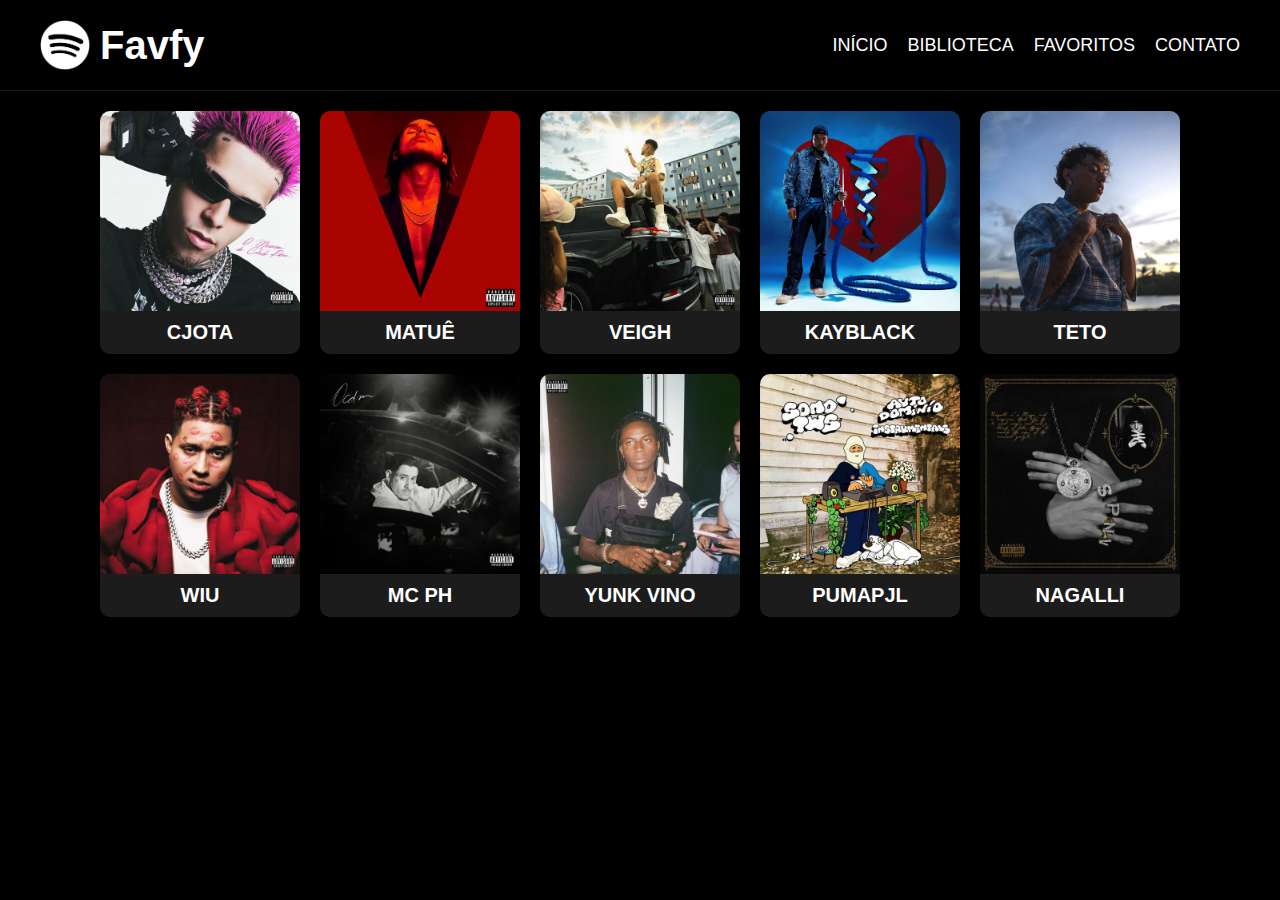
<file: Favfy - lucas ferreira/Projeto_Biblioteca_de_Músicas/index.html>
<!DOCTYPE html>
<html lang="pt-br">

<head>
    <meta charset="UTF-8">
    <meta name="viewport" content="width=device-width, initial-scale=1.0">
    <title>Favfy</title>
    <link rel="stylesheet" type="text/css" href="style.css">
</head>

<body>
    <header>
        <div class="logo-container">
            <a href="#" class="home-link">
                <img class="logo" src="imagens/Spotify_Primary_Logo_RGB_White.png" alt="Logo">
                <h1 class="titulo">Favfy</h1>
                <link rel="shortcut icon" type="imagex/png" href="./imagens/spotify-brands-solid.svg">
            </a>
        </div>
        <nav class="menu">
            <a href="index.html">Início</a>
            <a href="#">Biblioteca</a>
            <a href="#">Favoritos</a>
            <a href="#">Contato</a>
        </nav>
    </header>

    <div class="cantores">
        <div class="card">
            <a href="cantores/Cjota.html">
                <img src="imagens/cantores/cjota.jpg" alt="Cjota">
                <h2>Cjota</h2>
            </a>
        </div>
        <div class="card">
            <a href="cantores/matue.html">
                <img src="imagens/cantores/matue.jpg" alt="Matue">
                <h2>Matuê</h2>
            </a>
        </div>
        <div class="card">
            <a href="cantores/veigh.html">
                <img src="imagens/cantores/veigh.jpg" alt="Veigh">
                <h2>Veigh</h2>
            </a>
        </div>
        <div class="card">
            <a href="cantores/kayblack.html">
                <img src="imagens/cantores/kayblack.jpg" alt="Kayblack">
                <h2>Kayblack</h2>
            </a>
        </div>
        <div class="card">
            <a href="cantores/teto.html">
                <img src="imagens/cantores/teto.jpg" alt="Teto">
                <h2>Teto</h2>
            </a>
        </div>
        <div class="card">
            <a href="cantores/wiu.html">
                <img src="imagens/cantores/wiu.jpg" alt="Wiu">
                <h2>Wiu</h2>
            </a>
        </div>
        <div class="card">
            <a href="cantores/ph.html">
                <img src="imagens/cantores/ph.jpg" alt="Ph">
                <h2>MC PH</h2>
            </a>
        </div>
        <div class="card">
            <a href="cantores/vino.html">
                <img src="imagens/cantores/vino.jpg" alt="Vino">
                <h2>Yunk Vino</h2>
            </a>
        </div>
        <div class="card">
            <a href="cantores/puma.html">
                <img src="imagens/cantores/puma.jpg" alt="Puma">
                <h2>Pumapjl</h2>
            </a>
        </div>
        <div class="card">
            <a href="cantores/nagalli.html">
                <img src="imagens/cantores/nagalli.jpg" alt="Nagalli">
                <h2>Nagalli</h2>
            </a>
        </div>
    </div>

    <script src="script.js"></script>

</body>

</html>
</file>
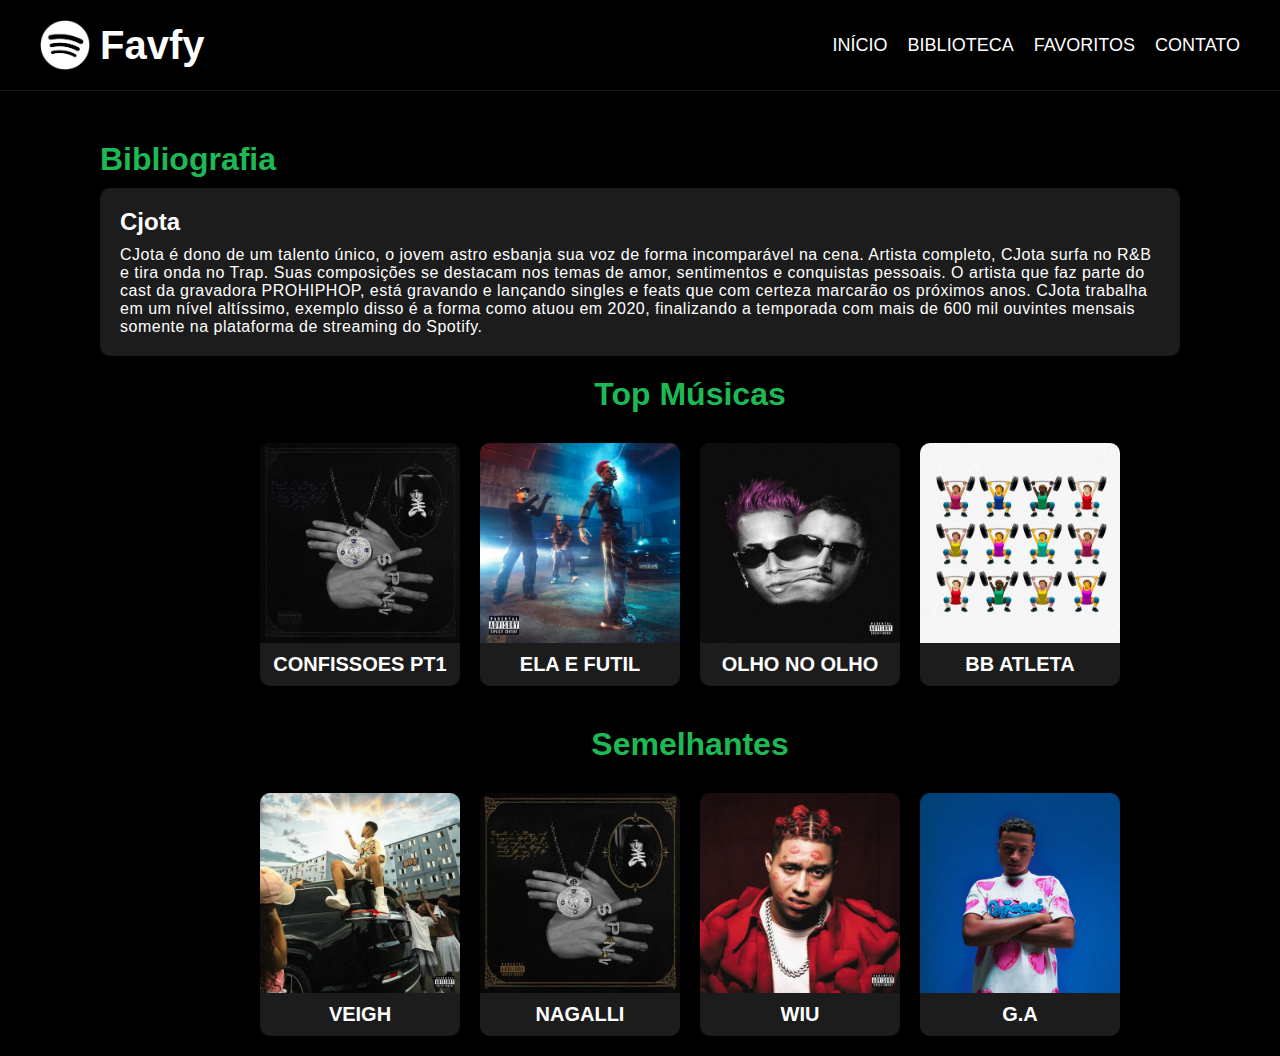
<file: Favfy - lucas ferreira/Projeto_Biblioteca_de_Músicas/cantores/Cjota.html>
<!DOCTYPE html>
<html lang="pt-br">

<head>
    <meta charset="UTF-8">
    <meta name="viewport" content="width=device-width, initial-scale=1.0">
    <title>Cjota - Portfólio</title>
    <link rel="stylesheet" type="text/css" href="../style.css">
</head>

<body>
    <header>
        <div class="logo-container">
            <a href="../index.html" class="home-link">
                <img class="logo" src="../imagens/Spotify_Primary_Logo_RGB_White.png" alt="Logo">
                <h1 class="titulo">Favfy</h1>
                <link rel="shortcut icon" type="imagex/png" href="./imagens/spotify-brands-solid.svg">
            </a>
        </div>
        <nav class="menu">
            <a href="../index.html">Início</a>
            <a href="#">Biblioteca</a>
            <a href="#">Favoritos</a>
            <a href="#">Contato</a>
        </nav>
    </header>
    <main>
        <div class="portfolio-bibliografia">
            <h1>Bibliografia</h1>
            <div class="bibliografia">
                <h2>Cjota</h2>
                <p>CJota é dono de um talento único, o jovem astro esbanja sua voz de forma incomparável na cena.
                    Artista
                    completo, CJota surfa no R&B e tira onda no Trap. Suas composições se destacam nos temas de amor,
                    sentimentos e conquistas pessoais. O artista que faz parte do cast da gravadora PROHIPHOP, está
                    gravando
                    e lançando singles e feats que com certeza marcarão os próximos anos. CJota trabalha em um nível
                    altíssimo, exemplo disso é a forma como atuou em 2020, finalizando a temporada com mais de 600 mil
                    ouvintes mensais somente na plataforma de streaming do Spotify.</p>
            </div>
        </div>
        <div class="portifolio-top-musicas">
            <h1>Top Músicas</h1>
            <div class="top-musicas">
                <div class="card">
                    <a href="https://open.spotify.com/intl-pt/track/4OMSfAavn8k6HxZ0HwVtV1">
                        <img src="../imagens/Musicas/Cjota/CONFISSOES PT1.jpg" alt="Cjota">
                        <h2>CONFISSOES PT1</h2>
                    </a>
                </div>
                <div class="card">
                    <a href="https://open.spotify.com/intl-pt/track/4abupqypHtYSD9DVE8lXNl">
                        <img src="../imagens/Musicas/Cjota/Ela e futil.jpg" alt="Matue">
                        <h2>Ela e futil</h2>
                    </a>
                </div>
                <div class="card">
                    <a href="https://open.spotify.com/intl-pt/track/6FPAIMAjRgfitqyqMZ4dOg">
                        <img src="../imagens/Musicas/Cjota/Olho no Olho.jpg" alt="Veigh">
                        <h2>Olho no Olho</h2>
                    </a>
                </div>
                <div class="card">
                    <a href="https://open.spotify.com/intl-pt/track/10A5iL0LUxbWr02ID6kYtu">
                        <img src="../imagens/Musicas/Cjota/BB ATLETA.jpg" alt="Kayblack">
                        <h2>BB ATLETA</h2>
                    </a>
                </div>
            </div>
        </div>
        <div class="semelhantes">
            <h1>Semelhantes</h1>

            <div class="art-semelhante">
                <div class="card">
                    <a href="../cantores/veigh.html">
                        <img src="../imagens/cantores/veigh.jpg" alt="Cjota">
                        <h2>Veigh</h2>
                    </a>
                </div>
                <div class="card">
                    <a href="../cantores/nagalli.html">
                        <img src="../imagens/cantores/nagalli.jpg" alt="Matue">
                        <h2>Nagalli</h2>
                    </a>
                </div>
                <div class="card">
                    <a href="../cantores/wiu.html">
                        <img src="../imagens/cantores/wiu.jpg" alt="Veigh">
                        <h2>wiu</h2>
                    </a>
                </div>
                <div class="card">
                    <a href="../cantores/ga.html">
                        <img src="../imagens/cantores/ga.jpg" alt="Kayblack">
                        <h2>G.A</h2>
                    </a>
                </div>
            </div>


        </div>
    </main>
</body>

</html>
</file>
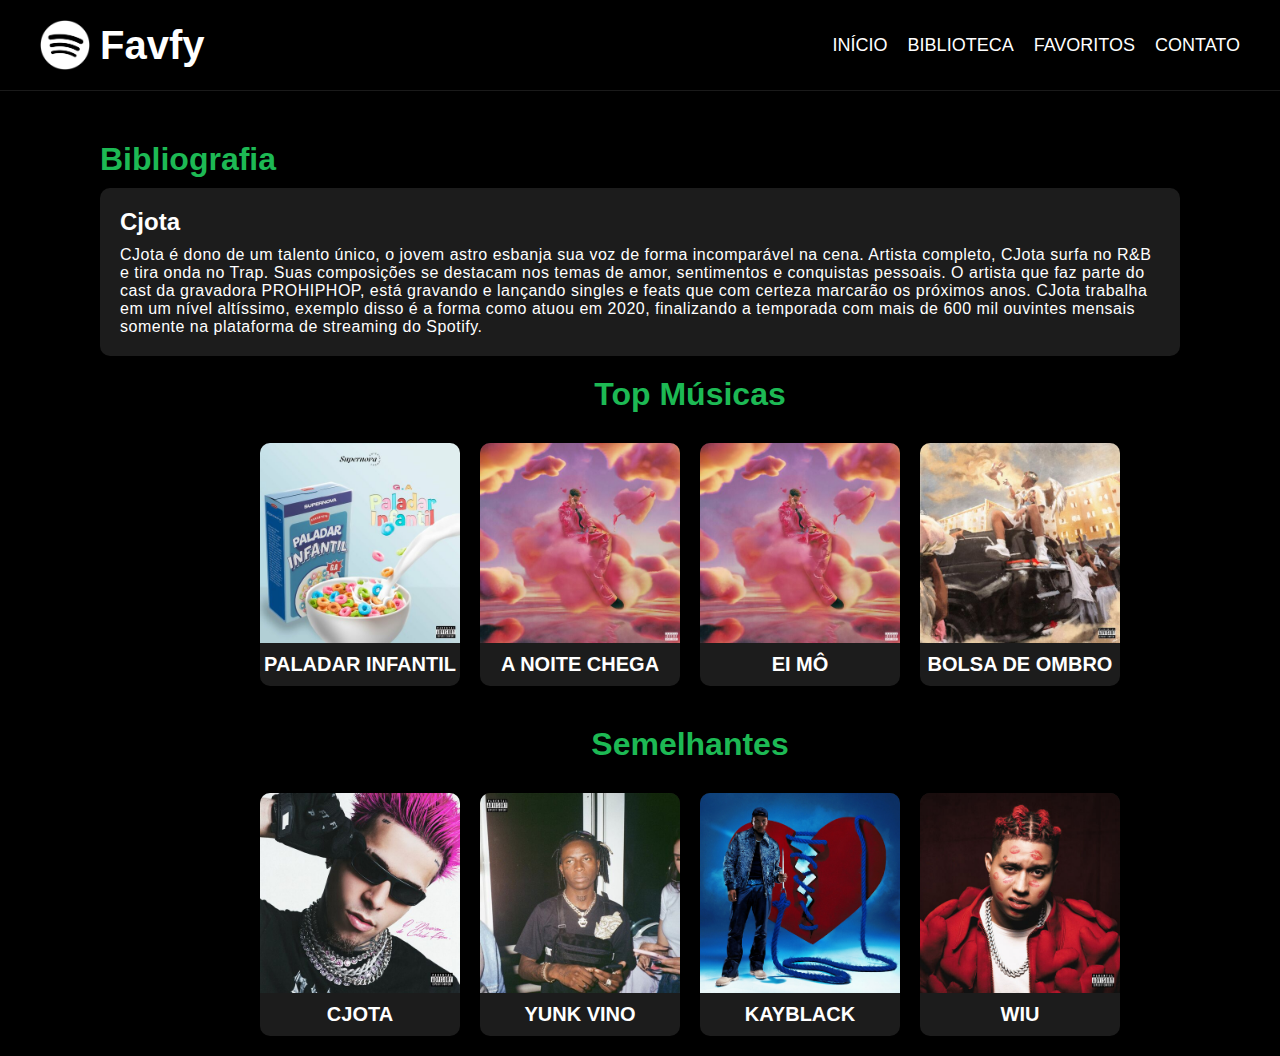
<file: Favfy - lucas ferreira/Projeto_Biblioteca_de_Músicas/cantores/ga.html>
<!DOCTYPE html>
<html lang="pt-br">

<head>
    <meta charset="UTF-8">
    <meta name="viewport" content="width=device-width, initial-scale=1.0">
    <title>Cjota - Portfólio</title>
    <link rel="stylesheet" type="text/css" href="../style.css">
</head>

<body>
    <header>
        <div class="logo-container">
            <a href="../index.html" class="home-link">
                <img class="logo" src="../imagens/Spotify_Primary_Logo_RGB_White.png" alt="Logo">
                <h1 class="titulo">Favfy</h1>
                <link rel="shortcut icon" type="imagex/png" href="./imagens/spotify-brands-solid.svg">
            </a>
        </div>
        <nav class="menu">
            <a href="#">Início</a>
            <a href="#">Biblioteca</a>
            <a href="#">Favoritos</a>
            <a href="#">Contato</a>
        </nav>
    </header>
    <main>
        <div class="portfolio-bibliografia">
            <h1>Bibliografia</h1>
            <div class="bibliografia">
                <h2>Cjota</h2>
                <p>CJota é dono de um talento único, o jovem astro esbanja sua voz de forma incomparável na cena.
                    Artista
                    completo, CJota surfa no R&B e tira onda no Trap. Suas composições se destacam nos temas de amor,
                    sentimentos e conquistas pessoais. O artista que faz parte do cast da gravadora PROHIPHOP, está
                    gravando
                    e lançando singles e feats que com certeza marcarão os próximos anos. CJota trabalha em um nível
                    altíssimo, exemplo disso é a forma como atuou em 2020, finalizando a temporada com mais de 600 mil
                    ouvintes mensais somente na plataforma de streaming do Spotify.</p>
            </div>
        </div>
        <div class="portifolio-top-musicas">
            <h1>Top Músicas</h1>
            <div class="top-musicas">
                <div class="card">
                    <a href="https://open.spotify.com/intl-pt/track/4OMSfAavn8k6HxZ0HwVtV1">
                        <img src="../imagens/Musicas/ga/500x500-000000-80-0-0.jpg" alt="Cjota">
                        <h2>Paladar infantil</h2>
                    </a>
                </div>
                <div class="card">
                    <a href="https://open.spotify.com/intl-pt/track/4abupqypHtYSD9DVE8lXNl">
                        <img src="../imagens/Musicas/ga/500x500-000000-80-0-0 (1).jpg" alt="Matue">
                        <h2>a noite chega</h2>
                    </a>
                </div>
                <div class="card">
                    <a href="https://open.spotify.com/intl-pt/track/6FPAIMAjRgfitqyqMZ4dOg">
                        <img src="../imagens/Musicas/ga/500x500-000000-80-0-0 (2).jpg" alt="Veigh">
                        <h2>ei mô</h2>
                    </a>
                </div>
                <div class="card">
                    <a href="https://open.spotify.com/intl-pt/track/10A5iL0LUxbWr02ID6kYtu">
                        <img src="../imagens/Musicas/ga/500x500-000000-80-0-0 (3).jpg" alt="Kayblack">
                        <h2>Bolsa de Ombro</h2>
                    </a>
                </div>
            </div>
        </div>
        <div class="semelhantes">
            <h1>Semelhantes</h1>

            <div class="art-semelhante">
                <div class="card">
                    <a href="../cantores/Cjota.html">
                        <img src="../imagens/cantores/cjota.jpg" alt="Cjota">
                        <h2>Cjota</h2>
                    </a>
                </div>
                <div class="card">
                    <a href="../cantores/vino.html">
                        <img src="../imagens/cantores/vino.jpg" alt="Matue">
                        <h2>Yunk Vino</h2>
                    </a>
                </div>
                <div class="card">
                    <a href="../cantores/kayblack.html">
                        <img src="../imagens/cantores/kayblack.jpg" alt="Veigh">
                        <h2>Kayblack</h2>
                    </a>
                </div>
                <div class="card">
                    <a href="../cantores/wiu.html">
                        <img src="../imagens/cantores/wiu.jpg" alt="Kayblack">
                        <h2>Wiu</h2>
                    </a>
                </div>
            </div>
        </div>
    </main>
</body>

</html>
</file>
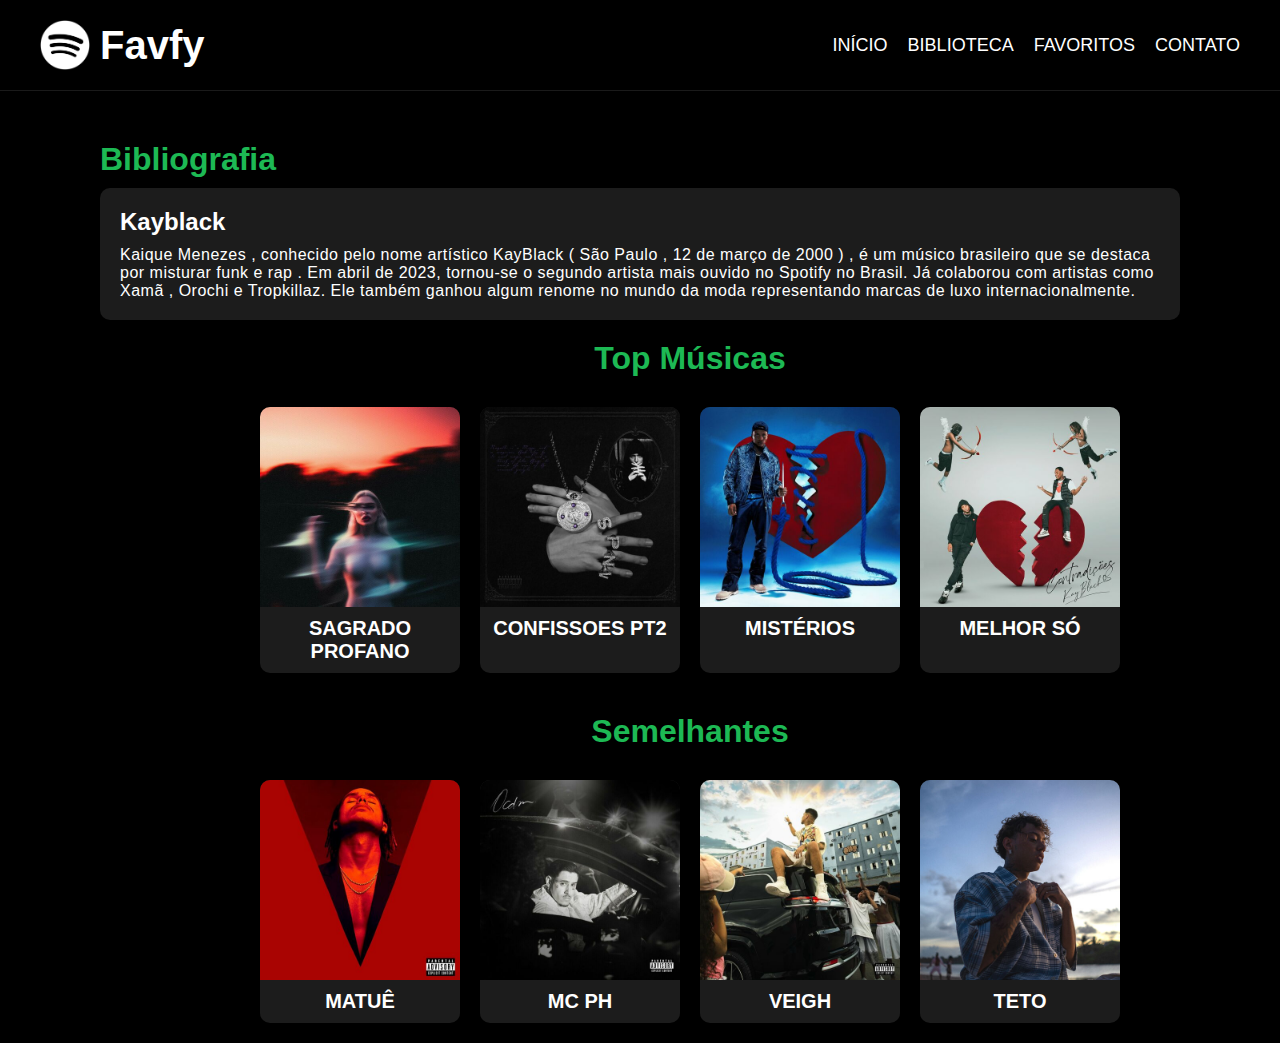
<file: Favfy - lucas ferreira/Projeto_Biblioteca_de_Músicas/cantores/kayblack.html>
<!DOCTYPE html>
<html lang="pt-br">

<head>
    <meta charset="UTF-8">
    <meta name="viewport" content="width=device-width, initial-scale=1.0">
    <title>Kayblack - Portfólio</title>
    <link rel="stylesheet" type="text/css" href="../style.css">
</head>

<body>
    <header>
        <div class="logo-container">
            <a href="../index.html" class="home-link">
                <img class="logo" src="../imagens/Spotify_Primary_Logo_RGB_White.png" alt="Logo">
                <h1 class="titulo">Favfy</h1>
                <link rel="shortcut icon" type="imagex/png" href="./imagens/spotify-brands-solid.svg">
            </a>
        </div>
        <nav class="menu">
            <a href="../index.html">Início</a>
            <a href="#">Biblioteca</a>
            <a href="#">Favoritos</a>
            <a href="#">Contato</a>
        </nav>
    </header>
    <main>
        <div class="portfolio-bibliografia">
            <h1>Bibliografia</h1>
            <div class="bibliografia">
                <h2>Kayblack</h2>
                <p>Kaique Menezes , conhecido pelo nome artístico KayBlack ( São Paulo , 12 de março de 2000 ) , é um
                    músico brasileiro que se destaca por misturar funk e rap . Em abril de 2023, tornou-se o segundo
                    artista mais ouvido no Spotify no Brasil.

                    Já colaborou com artistas como Xamã , Orochi e Tropkillaz. Ele também ganhou algum renome no
                    mundo da moda representando marcas de luxo internacionalmente.</p>
            </div>
        </div>
        <div class="portifolio-top-musicas">
            <h1>Top Músicas</h1>
            <div class="top-musicas">
                <div class="card">
                    <a href="https://open.spotify.com/intl-pt/track/7ldcYtMOjtX1eFVEYzj2kJ">
                        <img src="../imagens/Musicas/kayblack/1.jpg" alt="Cjota">
                        <h2>Sagrado profano</h2>
                    </a>
                </div>
                <div class="card">
                    <a href="https://open.spotify.com/intl-pt/track/1K14aw84e0i5IHFHkq7aNn">
                        <img src="../imagens/Musicas/kayblack/2.jpg" alt="Matue">
                        <h2>confissoes pt2</h2>
                    </a>
                </div>
                <div class="card">
                    <a href="https://open.spotify.com/intl-pt/track/1K14aw84e0i5IHFHkq7aNn">
                        <img src="../imagens/Musicas/kayblack/3.jpg" alt="Veigh">
                        <h2>mistérios</h2>
                    </a>
                </div>
                <div class="card">
                    <a href="https://open.spotify.com/intl-pt/track/2LTlykcdu0gwb7zcKneo2a">
                        <img src="../imagens/Musicas/kayblack/4.jpg" alt="Kayblack">
                        <h2>melhor só</h2>
                    </a>
                </div>
            </div>
        </div>
        <div class="semelhantes">
            <h1>Semelhantes</h1>

            <div class="art-semelhante">
                <div class="card">
                    <a href="../cantores/matue.html">
                        <img src="../imagens/cantores/matue.jpg" alt="Cjota">
                        <h2>Matuê</h2>
                    </a>
                </div>
                <div class="card">
                    <a href="../cantores/ph.html">
                        <img src="../imagens/cantores/ph.jpg" alt="Matue">
                        <h2>MC PH</h2>
                    </a>
                </div>
                <div class="card">
                    <a href="../cantores/veigh.html">
                        <img src="../imagens/cantores/veigh.jpg" alt="Veigh">
                        <h2>Veigh</h2>
                    </a>
                </div>
                <div class="card">
                    <a href="../cantores/teto.html">
                        <img src="../imagens/cantores/teto.jpg" alt="Kayblack">
                        <h2>Teto</h2>
                    </a>
                </div>
            </div>
        </div>
    </main>
</body>

</html>
</file>
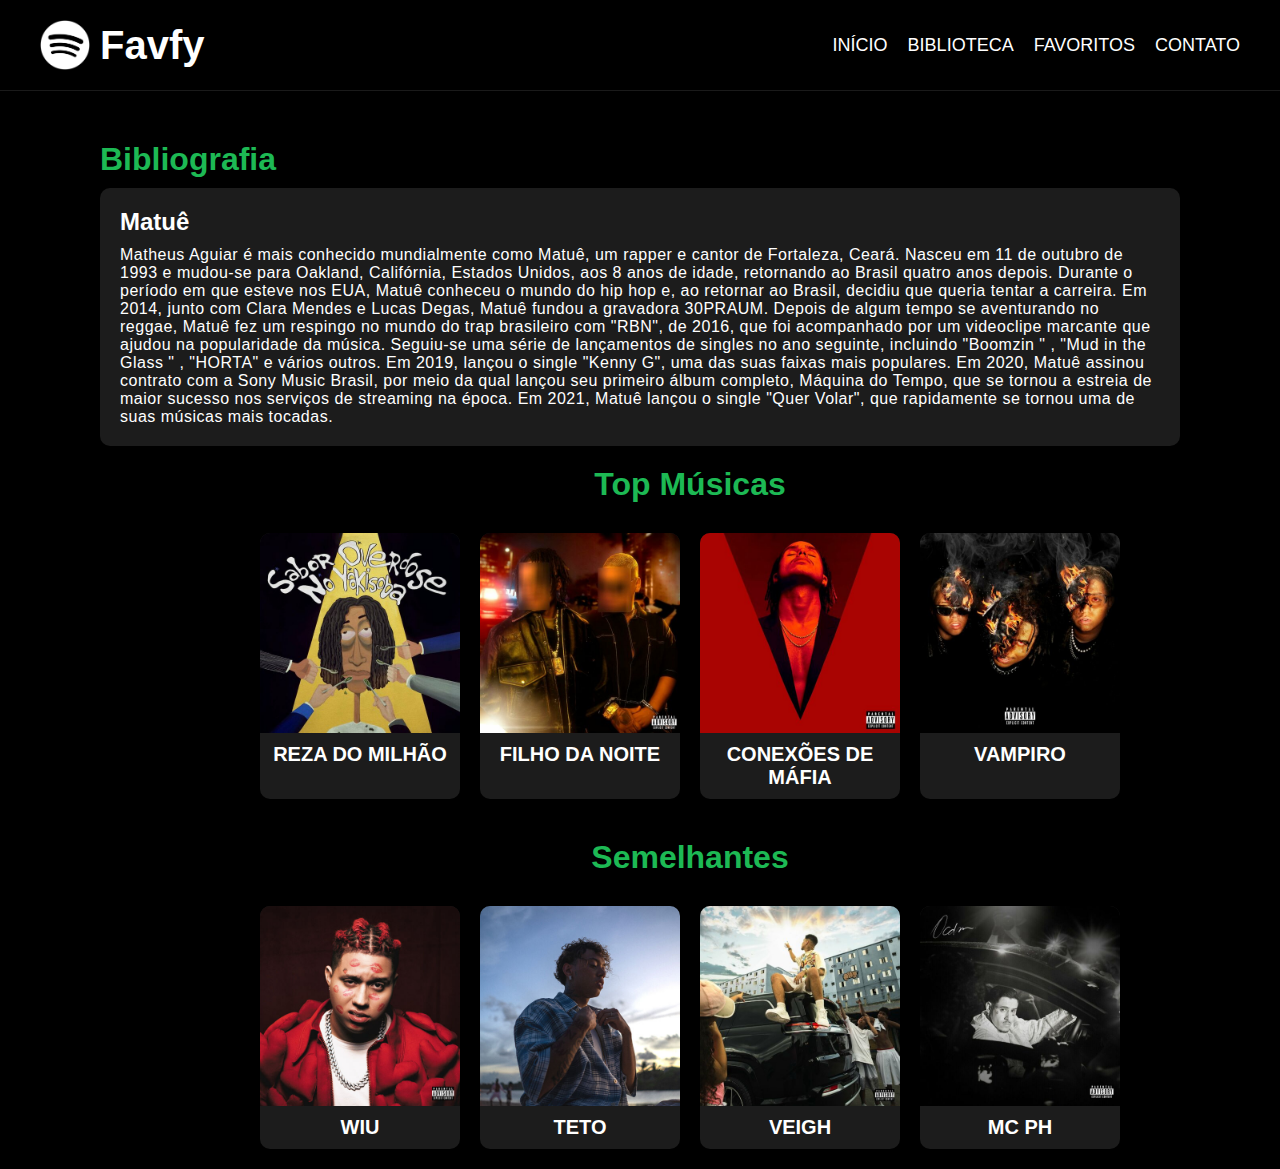
<file: Favfy - lucas ferreira/Projeto_Biblioteca_de_Músicas/cantores/matue.html>
<!DOCTYPE html>
<html lang="pt-br">

<head>
    <meta charset="UTF-8">
    <meta name="viewport" content="width=device-width, initial-scale=1.0">
    <title>Matue - Portfólio</title>
    <link rel="stylesheet" type="text/css" href="../style.css">
</head>

<body>
    <header>
        <div class="logo-container">
            <a href="../index.html" class="home-link">
                <img class="logo" src="../imagens/Spotify_Primary_Logo_RGB_White.png" alt="Logo">
                <h1 class="titulo">Favfy</h1>
                <link rel="shortcut icon" type="imagex/png" href="./imagens/spotify-brands-solid.svg">
            </a>
        </div>
        <nav class="menu">
            <a href="../index.html">Início</a>
            <a href="#">Biblioteca</a>
            <a href="#">Favoritos</a>
            <a href="#">Contato</a>
        </nav>
    </header>
    <main>
        <div class="portfolio-bibliografia">
            <h1>Bibliografia</h1>
            <div class="bibliografia">
                <h2>Matuê</h2>
                <p>Matheus Aguiar é mais conhecido mundialmente como Matuê, um rapper e cantor de Fortaleza, Ceará.
                    Nasceu em 11 de outubro de 1993 e mudou-se para Oakland, Califórnia, Estados Unidos, aos 8 anos de
                    idade, retornando ao Brasil quatro anos depois. Durante o período em que esteve nos EUA, Matuê
                    conheceu o mundo do hip hop e, ao retornar ao Brasil, decidiu que queria tentar a carreira. Em 2014,
                    junto com Clara Mendes e Lucas Degas, Matuê fundou a gravadora 30PRAUM. Depois de algum tempo se
                    aventurando no reggae, Matuê fez um respingo no mundo do trap brasileiro com "RBN", de 2016, que foi
                    acompanhado por um videoclipe marcante que ajudou na popularidade da música. Seguiu-se uma série de
                    lançamentos de singles no ano seguinte, incluindo "Boomzin " , "Mud in the Glass " , "HORTA" e
                    vários outros. Em 2019, lançou o single "Kenny G", uma das suas faixas mais populares. Em 2020,
                    Matuê assinou contrato com a Sony Music Brasil, por meio da qual lançou seu primeiro álbum completo,
                    Máquina do Tempo, que se tornou a estreia de maior sucesso nos serviços de streaming na época. Em
                    2021, Matuê lançou o single "Quer Volar", que rapidamente se tornou uma de suas músicas mais
                    tocadas.</p>
            </div>
        </div>
        <div class="portifolio-top-musicas">
            <h1>Top Músicas</h1>
            <div class="top-musicas">
                <div class="card">
                    <a href="https://open.spotify.com/intl-pt/track/4OMSfAavn8k6HxZ0HwVtV1">
                        <img src="../imagens/Musicas/Matuê/1.jpg" alt="Cjota">
                        <h2>Reza do milhão</h2>
                    </a>
                </div>
                <div class="card">
                    <a href="https://open.spotify.com/intl-pt/track/4abupqypHtYSD9DVE8lXNl">
                        <img src="../imagens/Musicas/Matuê/2.jpg" alt="Matue">
                        <h2>Filho da noite</h2>
                    </a>
                </div>
                <div class="card">
                    <a href="https://open.spotify.com/intl-pt/track/6FPAIMAjRgfitqyqMZ4dOg">
                        <img src="../imagens/Musicas/Matuê/3.jpg" alt="Veigh">
                        <h2>Conexões de máfia</h2>
                    </a>
                </div>
                <div class="card">
                    <a href="https://open.spotify.com/intl-pt/track/10A5iL0LUxbWr02ID6kYtu">
                        <img src="../imagens/Musicas/Matuê/4.jpg" alt="Kayblack">
                        <h2>Vampiro</h2>
                    </a>
                </div>
            </div>
        </div>
        <div class="semelhantes">
            <h1>Semelhantes</h1>

            <div class="art-semelhante">
                <div class="card">
                    <a href="../cantores/wiu.html">
                        <img src="../imagens/cantores/wiu.jpg" alt="Cjota">
                        <h2>Wiu</h2>
                    </a>
                </div>
                <div class="card">
                    <a href="../cantores/teto.html">
                        <img src="../imagens/cantores/teto.jpg" alt="Matue">
                        <h2>Teto</h2>
                    </a>
                </div>
                <div class="card">
                    <a href="../cantores/veigh.html">
                        <img src="../imagens/cantores/veigh.jpg" alt="Veigh">
                        <h2>Veigh</h2>
                    </a>
                </div>
                <div class="card">
                    <a href="../cantores/ph.html">
                        <img src="../imagens/cantores/ph.jpg" alt="Kayblack">
                        <h2>MC PH</h2>
                    </a>
                </div>
            </div>
        </div>
    </main>
</body>

</html>
</file>
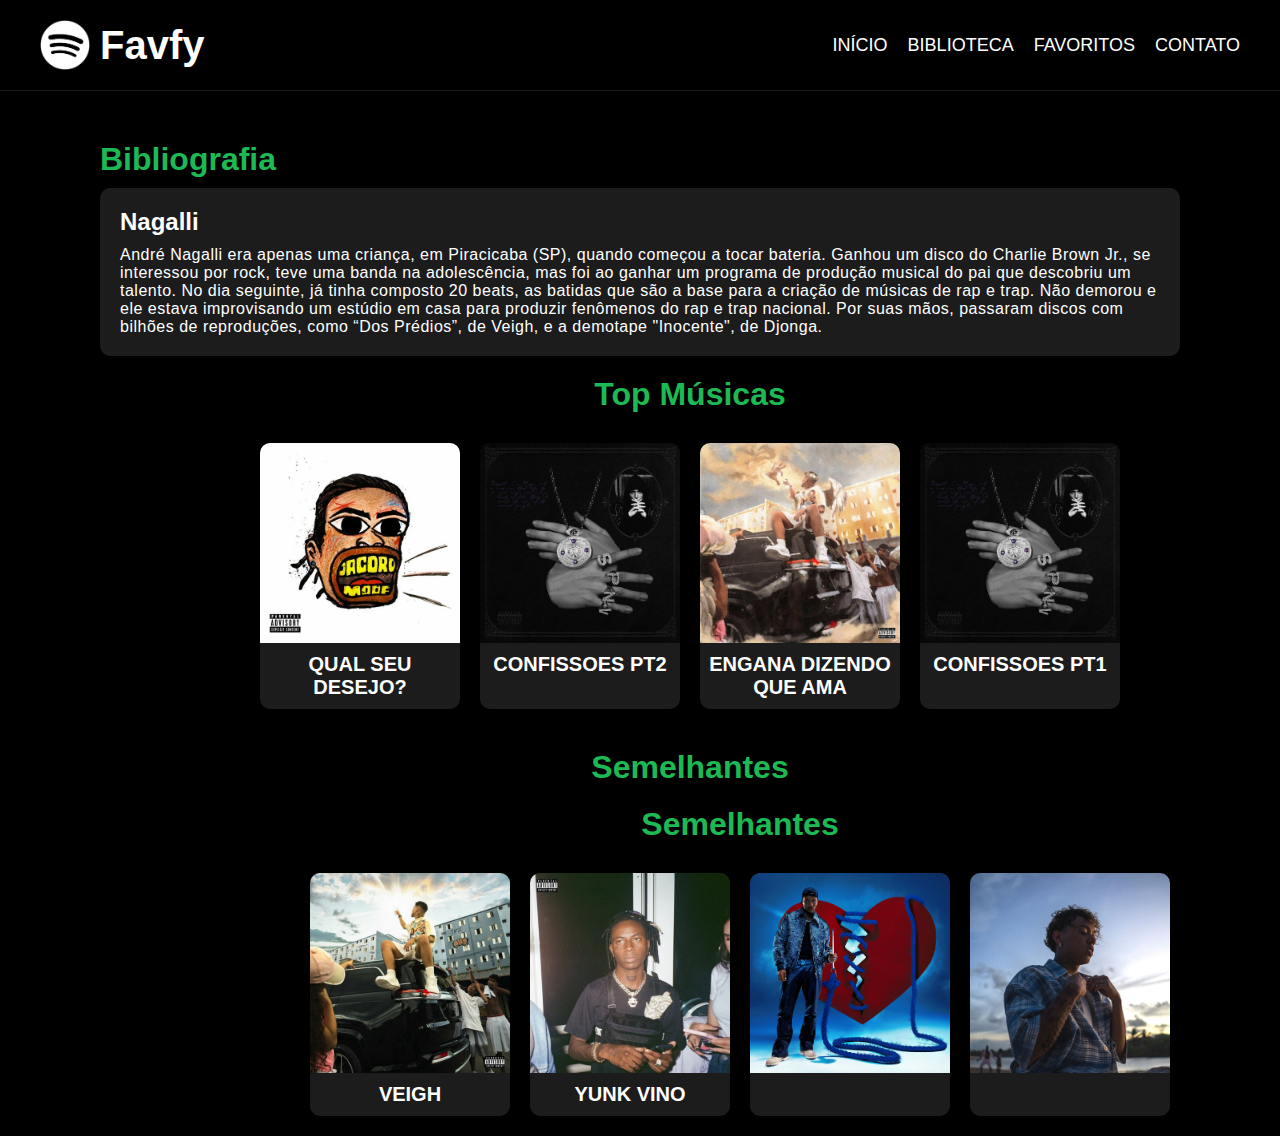
<file: Favfy - lucas ferreira/Projeto_Biblioteca_de_Músicas/cantores/nagalli.html>
<!DOCTYPE html>
<html lang="pt-br">

<head>
    <meta charset="UTF-8">
    <meta name="viewport" content="width=device-width, initial-scale=1.0">
    <title>Nagalli - Portfólio</title>
    <link rel="stylesheet" type="text/css" href="../style.css">
</head>

<body>
    <header>
        <div class="logo-container">
            <a href="../index.html" class="home-link">
                <img class="logo" src="../imagens/Spotify_Primary_Logo_RGB_White.png" alt="Logo">
                <h1 class="titulo">Favfy</h1>
                <link rel="shortcut icon" type="imagex/png" href="./imagens/spotify-brands-solid.svg">
            </a>
        </div>
        <nav class="menu">
            <a href="../index.html">Início</a>
            <a href="#">Biblioteca</a>
            <a href="#">Favoritos</a>
            <a href="#">Contato</a>
        </nav>
    </header>
    <main>
        <div class="portfolio-bibliografia">
            <h1>Bibliografia</h1>
            <div class="bibliografia">
                <h2>Nagalli</h2>
                <p>André Nagalli era apenas uma criança, em Piracicaba (SP), quando começou a tocar bateria. Ganhou um
                    disco do Charlie Brown Jr., se interessou por rock, teve uma banda na adolescência, mas foi ao
                    ganhar um programa de produção musical do pai que descobriu um talento.
                    No dia seguinte, já tinha composto 20 beats, as batidas que são a base para a criação de músicas de
                    rap e trap. Não demorou e ele estava improvisando um estúdio em casa para produzir fenômenos do rap
                    e trap nacional. Por suas mãos, passaram discos com bilhões de reproduções, como “Dos Prédios”, de
                    Veigh, e a demotape "Inocente", de Djonga.</p>
            </div>
        </div>
        <div class="portifolio-top-musicas">
            <h1>Top Músicas</h1>
            <div class="top-musicas">
                <div class="card">
                    <a href="https://open.spotify.com/intl-pt/track/4OMSfAavn8k6HxZ0HwVtV1">
                        <img src="../imagens/Musicas/nagalli/1.jpg" alt="Cjota">
                        <h2>Qual seu desejo?</h2>
                    </a>
                </div>
                <div class="card">
                    <a href="https://open.spotify.com/intl-pt/track/4abupqypHtYSD9DVE8lXNl">
                        <img src="../imagens/Musicas/nagalli/2.jpg" alt="Matue">
                        <h2>CONFISSOES PT2</h2>
                    </a>
                </div>
                <div class="card">
                    <a href="https://open.spotify.com/intl-pt/track/6FPAIMAjRgfitqyqMZ4dOg">
                        <img src="../imagens/Musicas/nagalli/3.jpg" alt="Veigh">
                        <h2>Engana dizendo que ama</h2>
                    </a>
                </div>
                <div class="card">
                    <a href="https://open.spotify.com/intl-pt/track/10A5iL0LUxbWr02ID6kYtu">
                        <img src="../imagens/Musicas/nagalli/4.jpg" alt="Kayblack">
                        <h2>CONFISSOES PT1</h2>
                    </a>
                </div>
            </div>
        </div>
        <div class="semelhantes">
            <h1>Semelhantes</h1>

            <div class="semelhantes">
                <h1>Semelhantes</h1>

                <div class="art-semelhante">
                    <div class="card">
                        <a href="../cantores/veigh.html">
                            <img src="../imagens/cantores/veigh.jpg" alt="Cjota">
                            <h2>Veigh</h2>
                        </a>
                    </div>
                    <div class="card">
                        <a href="../cantores/vino.html">
                            <img src="../imagens/cantores/vino.jpg" alt="Matue">
                            <h2>Yunk Vino</h2>
                        </a>
                    </div>
                    <div class="card">
                        <a href="../cantores/kayblack.html">
                            <img src="../imagens/cantores/kayblack.jpg" alt="Veigh">
                            <h2></h2>
                        </a>
                    </div>
                    <div class="card">
                        <a href="../cantores/teto.html">
                            <img src="../imagens/cantores/teto.jpg" alt="Kayblack">
                            <h2></h2>
                        </a>
                    </div>
                </div>
            </div>


        </div>
    </main>
</body>

</html>
</file>
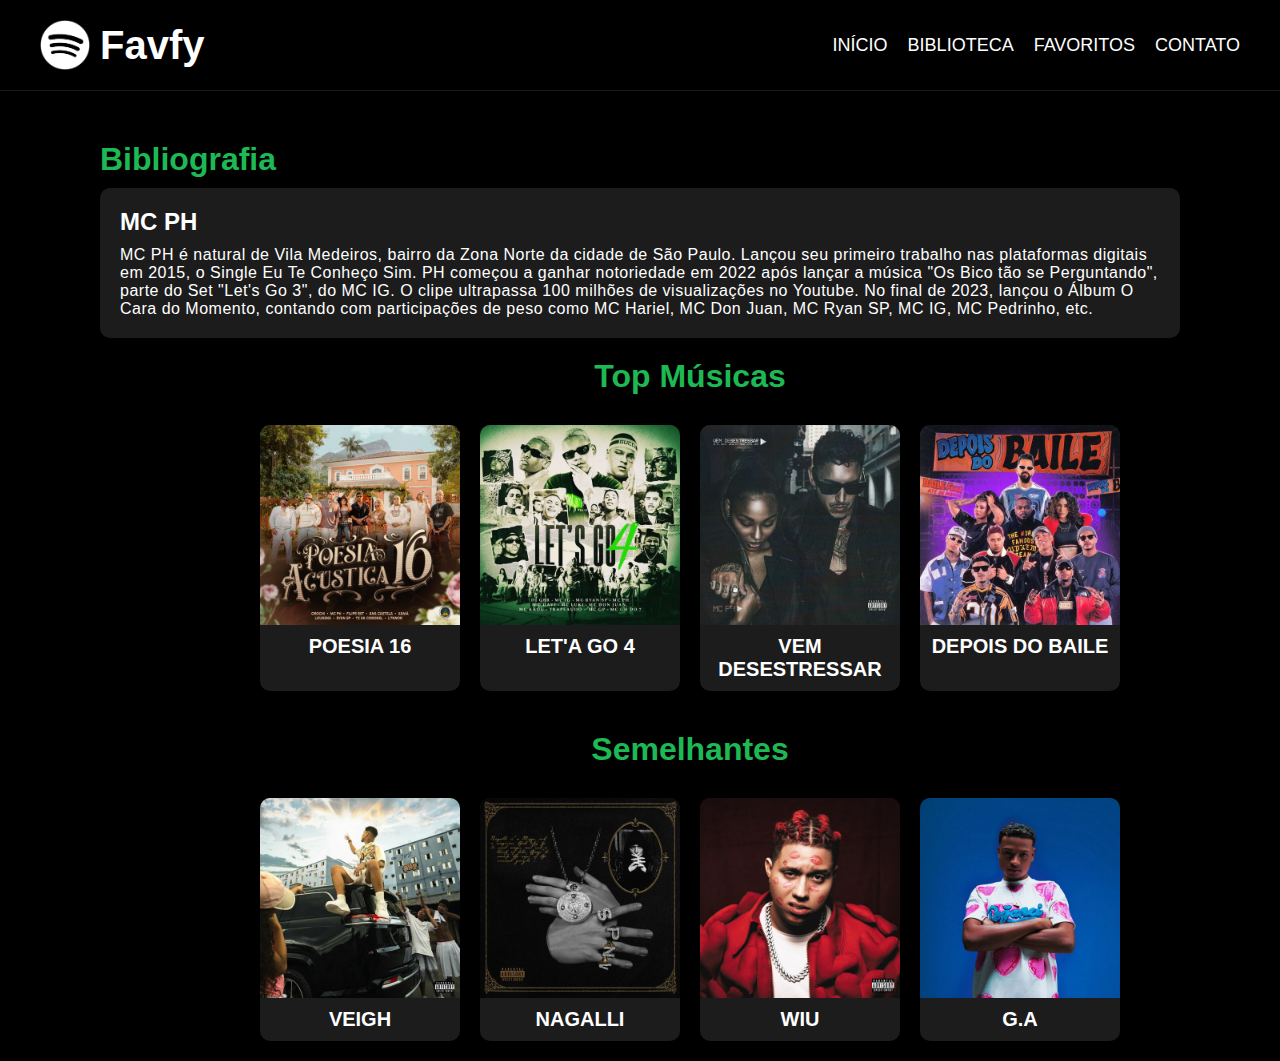
<file: Favfy - lucas ferreira/Projeto_Biblioteca_de_Músicas/cantores/ph.html>
<!DOCTYPE html>
<html lang="pt-br">

<head>
    <meta charset="UTF-8">
    <meta name="viewport" content="width=device-width, initial-scale=1.0">
    <title>MC PH - Portfólio</title>
    <link rel="stylesheet" type="text/css" href="../style.css">
</head>

<body>
    <header>
        <div class="logo-container">
            <a href="../index.html" class="home-link">
                <img class="logo" src="../imagens/Spotify_Primary_Logo_RGB_White.png" alt="Logo">
                <h1 class="titulo">Favfy</h1>
                <link rel="shortcut icon" type="imagex/png" href="./imagens/spotify-brands-solid.svg">
            </a>
        </div>
        <nav class="menu">
            <a href="../index.html">Início</a>
            <a href="#">Biblioteca</a>
            <a href="#">Favoritos</a>
            <a href="#">Contato</a>
        </nav>
    </header>
    <main>
        <div class="portfolio-bibliografia">
            <h1>Bibliografia</h1>
            <div class="bibliografia">
                <h2>MC PH</h2>
                <p>MC PH é natural de Vila Medeiros, bairro da Zona Norte da cidade de São Paulo. Lançou seu primeiro
                    trabalho nas plataformas digitais em 2015, o Single Eu Te Conheço Sim. PH começou a ganhar
                    notoriedade em 2022 após lançar a música "Os Bico tão se Perguntando", parte do Set "Let's Go 3",
                    do MC IG. O clipe ultrapassa 100 milhões de visualizações no Youtube. No final de 2023, lançou o
                    Álbum O Cara do Momento, contando com participações de peso como MC Hariel, MC Don Juan, MC Ryan SP,
                    MC IG, MC Pedrinho, etc.</p>
            </div>
        </div>
        <div class="portifolio-top-musicas">
            <h1>Top Músicas</h1>
            <div class="top-musicas">
                <div class="card">
                    <a href="https://open.spotify.com/intl-pt/track/4OMSfAavn8k6HxZ0HwVtV1">
                        <img src="../imagens/Musicas/ph/1.jpg" alt="Cjota">
                        <h2>poesia 16</h2>
                    </a>
                </div>
                <div class="card">
                    <a href="https://open.spotify.com/intl-pt/track/4abupqypHtYSD9DVE8lXNl">
                        <img src="../imagens/Musicas/ph/2.jpg" alt="Matue">
                        <h2>Let'a go 4</h2>
                    </a>
                </div>
                <div class="card">
                    <a href="https://open.spotify.com/intl-pt/track/5jrQZnYInM6YUjr2yFSa3E">
                        <img src="../imagens/Musicas/ph/3.jpg" alt="Veigh">
                        <h2>vem desestressar</h2>
                    </a>
                </div>
                <div class="card">
                    <a href="https://open.spotify.com/intl-pt/track/10A5iL0LUxbWr02ID6kYtu">
                        <img src="../imagens/Musicas/ph/4.jpg" alt="Kayblack">
                        <h2>depois do baile</h2>
                    </a>
                </div>
            </div>
        </div>
        <div class="semelhantes">
            <h1>Semelhantes</h1>

            <div class="art-semelhante">
                <div class="card">
                    <a href="../cantores/veigh.html">
                        <img src="../imagens/cantores/veigh.jpg" alt="Cjota">
                        <h2>Veigh</h2>
                    </a>
                </div>
                <div class="card">
                    <a href="../cantores/nagalli.html">
                        <img src="../imagens/cantores/nagalli.jpg" alt="Matue">
                        <h2>Nagalli</h2>
                    </a>
                </div>
                <div class="card">
                    <a href="../cantores/wiu.html">
                        <img src="../imagens/cantores/wiu.jpg" alt="Veigh">
                        <h2>wiu</h2>
                    </a>
                </div>
                <div class="card">
                    <a href="../cantores/ga.html">
                        <img src="../imagens/cantores/ga.jpg" alt="Kayblack">
                        <h2>G.A</h2>
                    </a>
                </div>
            </div>


        </div>
    </main>
</body>

</html>
</file>
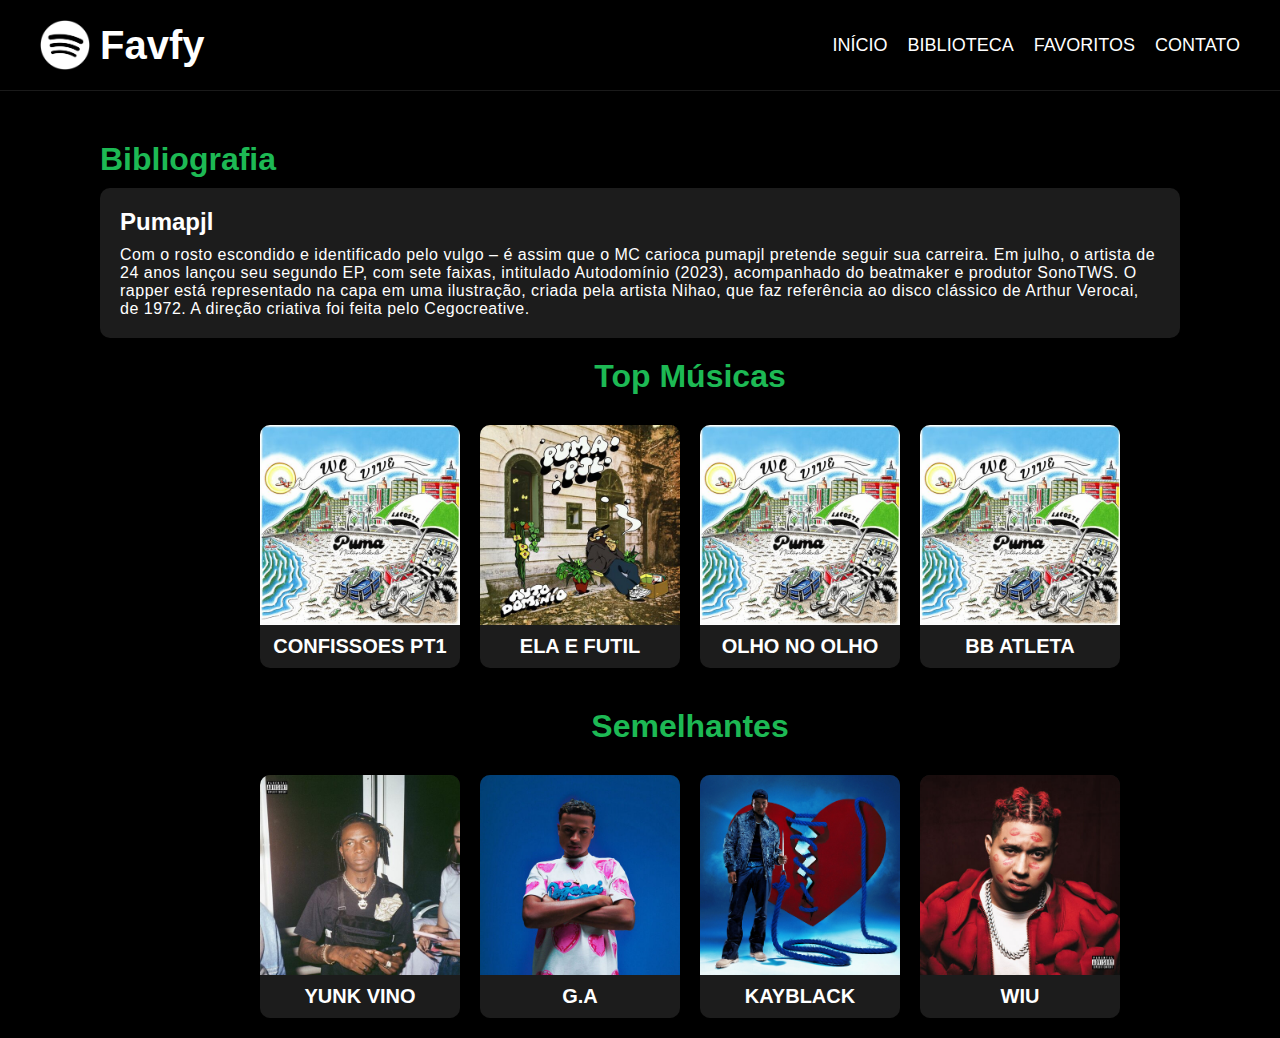
<file: Favfy - lucas ferreira/Projeto_Biblioteca_de_Músicas/cantores/puma.html>
<!DOCTYPE html>
<html lang="pt-br">

<head>
    <meta charset="UTF-8">
    <meta name="viewport" content="width=device-width, initial-scale=1.0">
    <title>Pumapjl - Portfólio</title>
    <link rel="stylesheet" type="text/css" href="../style.css">
</head>

<body>
    <header>
        <div class="logo-container">
            <a href="../index.html" class="home-link">
                <img class="logo" src="../imagens/Spotify_Primary_Logo_RGB_White.png" alt="Logo">
                <h1 class="titulo">Favfy</h1>
                <link rel="shortcut icon" type="imagex/png" href="./imagens/spotify-brands-solid.svg">
            </a>
        </div>
        <nav class="menu">
            <a href="../index.html">Início</a>
            <a href="#">Biblioteca</a>
            <a href="#">Favoritos</a>
            <a href="#">Contato</a>
        </nav>
    </header>
    <main>
        <div class="portfolio-bibliografia">
            <h1>Bibliografia</h1>
            <div class="bibliografia">
                <h2>Pumapjl</h2>
                <p>Com o rosto escondido e identificado pelo vulgo – é assim que o MC carioca pumapjl pretende seguir
                    sua carreira. Em julho, o artista de 24 anos lançou seu segundo EP, com sete faixas, intitulado
                    Autodomínio (2023), acompanhado do beatmaker e produtor SonoTWS. O rapper está representado na capa
                    em uma ilustração, criada pela artista Nihao, que faz referência ao disco clássico de Arthur
                    Verocai, de 1972. A direção criativa foi feita pelo Cegocreative.</p>
            </div>
        </div>
        <div class="portifolio-top-musicas">
            <h1>Top Músicas</h1>
            <div class="top-musicas">
                <div class="card">
                    <a href="https://open.spotify.com/intl-pt/track/4OMSfAavn8k6HxZ0HwVtV1">
                        <img src="../imagens/Musicas/puma/1.jpg" alt="Cjota">
                        <h2>CONFISSOES PT1</h2>
                    </a>
                </div>
                <div class="card">
                    <a href="https://open.spotify.com/intl-pt/track/4abupqypHtYSD9DVE8lXNl">
                        <img src="../imagens/Musicas/puma/2.jpg" alt="Matue">
                        <h2>Ela e futil</h2>
                    </a>
                </div>
                <div class="card">
                    <a href="https://open.spotify.com/intl-pt/track/6FPAIMAjRgfitqyqMZ4dOg">
                        <img src="../imagens/Musicas/puma/1.jpg" alt="Veigh">
                        <h2>Olho no Olho</h2>
                    </a>
                </div>
                <div class="card">
                    <a href="https://open.spotify.com/intl-pt/track/10A5iL0LUxbWr02ID6kYtu">
                        <img src="../imagens/Musicas/puma/1.jpg" alt="Kayblack">
                        <h2>BB ATLETA</h2>
                    </a>
                </div>
            </div>
        </div>
        <div class="semelhantes">
            <h1>Semelhantes</h1>

            <div class="art-semelhante">
                <div class="card">
                    <a href="../cantores/vino.html">
                        <img src="../imagens/cantores/vino.jpg" alt="Cjota">
                        <h2>Yunk Vino</h2>
                    </a>
                </div>
                <div class="card">
                    <a href="../cantores/ga.html">
                        <img src="../imagens/cantores/ga.jpg" alt="Matue">
                        <h2>G.A</h2>
                    </a>
                </div>
                <div class="card">
                    <a href="../cantores/kayblack.html">
                        <img src="../imagens/cantores/kayblack.jpg" alt="Veigh">
                        <h2>KayBlack</h2>
                    </a>
                </div>
                <div class="card">
                    <a href="../cantores/wiu.html">
                        <img src="../imagens/cantores/wiu.jpg" alt="Kayblack">
                        <h2>Wiu</h2>
                    </a>
                </div>
            </div>
        </div>
    </main>
</body>

</html>
</file>
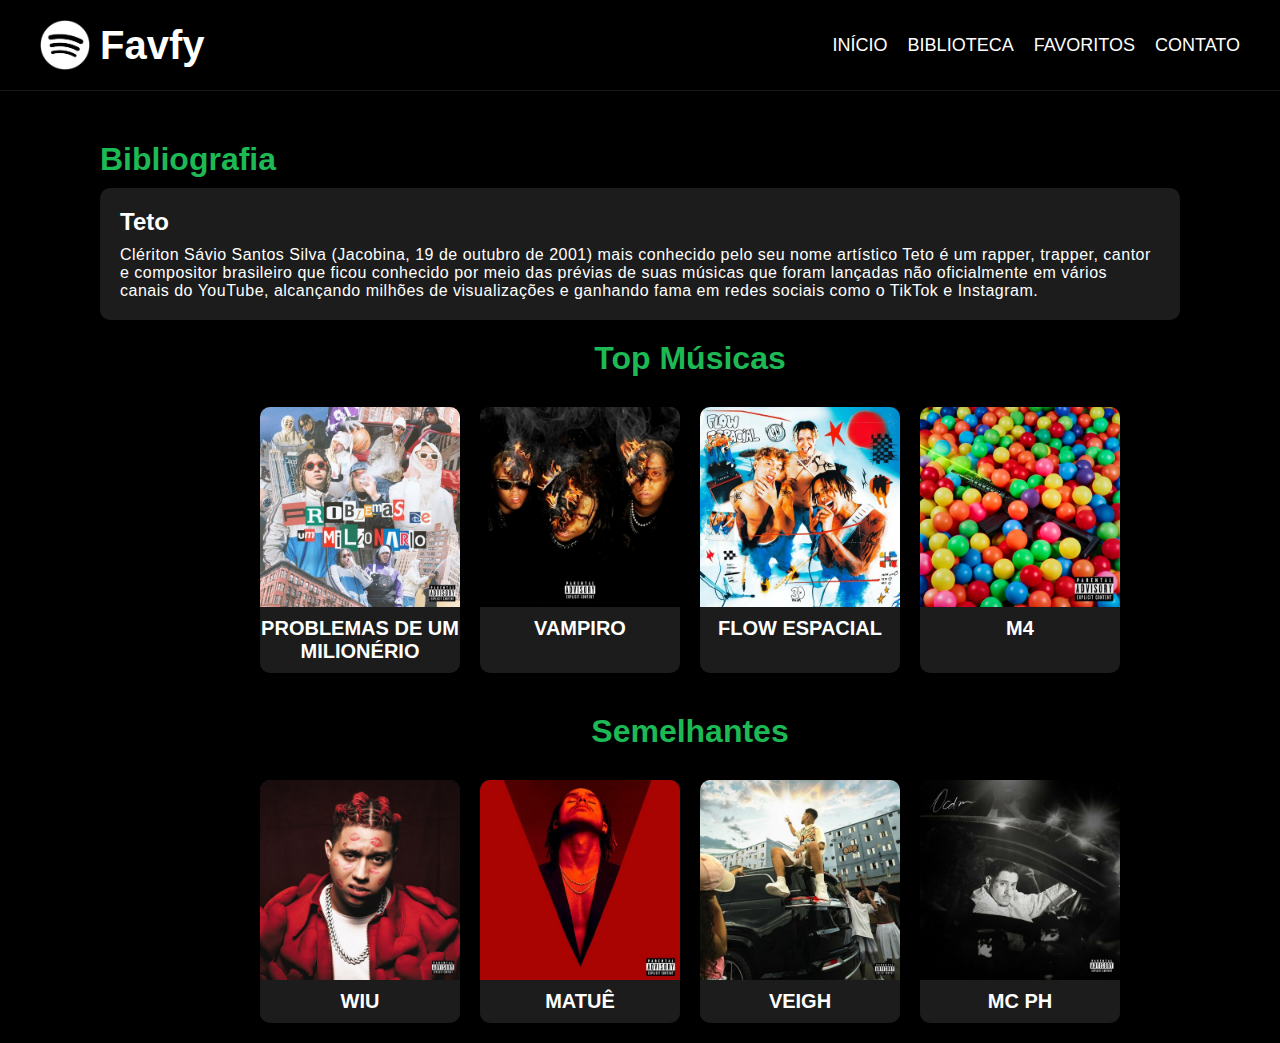
<file: Favfy - lucas ferreira/Projeto_Biblioteca_de_Músicas/cantores/teto.html>
<!DOCTYPE html>
<html lang="pt-br">

<head>
    <meta charset="UTF-8">
    <meta name="viewport" content="width=device-width, initial-scale=1.0">
    <title>Teto - Portfólio</title>
    <link rel="stylesheet" type="text/css" href="../style.css">
</head>

<body>
    <header>
        <div class="logo-container">
            <a href="../index.html" class="home-link">
                <img class="logo" src="../imagens/Spotify_Primary_Logo_RGB_White.png" alt="Logo">
                <h1 class="titulo">Favfy</h1>
            </a>
        </div>
        <nav class="menu">
            <a href="../index.html">Início</a>
            <a href="#">Biblioteca</a>
            <a href="#">Favoritos</a>
            <a href="#">Contato</a>
        </nav>
    </header>
    <main>
        <div class="portfolio-bibliografia">
            <h1>Bibliografia</h1>
            <div class="bibliografia">
                <h2>Teto</h2>
                <p>Clériton Sávio Santos Silva (Jacobina, 19 de outubro de 2001) mais conhecido pelo seu nome artístico
                    Teto é um rapper, trapper, cantor e compositor brasileiro que ficou conhecido por meio das prévias
                    de suas músicas que foram lançadas não oficialmente em vários canais do YouTube, alcançando milhões
                    de visualizações e ganhando fama em redes sociais como o TikTok e Instagram.</p>
            </div>
        </div>
        <div class="portifolio-top-musicas">
            <h1>Top Músicas</h1>
            <div class="top-musicas">
                <div class="card">
                    <a href="https://open.spotify.com/intl-pt/track/0VybBobSYSzliyEJ1VqwGR">
                        <img src="../imagens/Musicas/teto/1.jpg" alt="Cjota">
                        <h2>problemas de um milionério</h2>
                    </a>
                </div>
                <div class="card">
                    <a href="https://open.spotify.com/intl-pt/track/6bTdZ7xfKp3NqqADJ8HLyj">
                        <img src="../imagens/Musicas/teto/2.jpg" alt="Matue">
                        <h2>vampiro</h2>
                    </a>
                </div>
                <div class="card">
                    <a href="https://open.spotify.com/intl-pt/track/4qDT0BeJ7BjatrN9k8AvB4">
                        <img src="../imagens/Musicas/teto/3.jpg" alt="Veigh">
                        <h2>flow espacial</h2>
                    </a>
                </div>
                <div class="card">
                    <a href="https://open.spotify.com/intl-pt/track/07AQkmp456NpEnT8HR7WLy">
                        <img src="../imagens/Musicas/teto/4.jpg" alt="Kayblack">
                        <h2>m4</h2>
                    </a>
                </div>
            </div>
        </div>
        <div class="semelhantes">
            <h1>Semelhantes</h1>

            <div class="art-semelhante">
                <div class="card">
                    <a href="../cantores/wiu.html">
                        <img src="../imagens/cantores/wiu.jpg" alt="Cjota">
                        <h2>Wiu</h2>
                    </a>
                </div>
                <div class="card">
                    <a href="../cantores/matue.html">
                        <img src="../imagens/cantores/matue.jpg" alt="Matue">
                        <h2>Matuê</h2>
                    </a>
                </div>
                <div class="card">
                    <a href="../cantores/veigh.html">
                        <img src="../imagens/cantores/veigh.jpg" alt="Veigh">
                        <h2>Veigh</h2>
                    </a>
                </div>
                <div class="card">
                    <a href="../cantores/ph.html">
                        <img src="../imagens/cantores/ph.jpg" alt="Kayblack">
                        <h2>MC PH</h2>
                    </a>
                </div>
            </div>
        </div>
    </main>
</body>

</html>
</file>
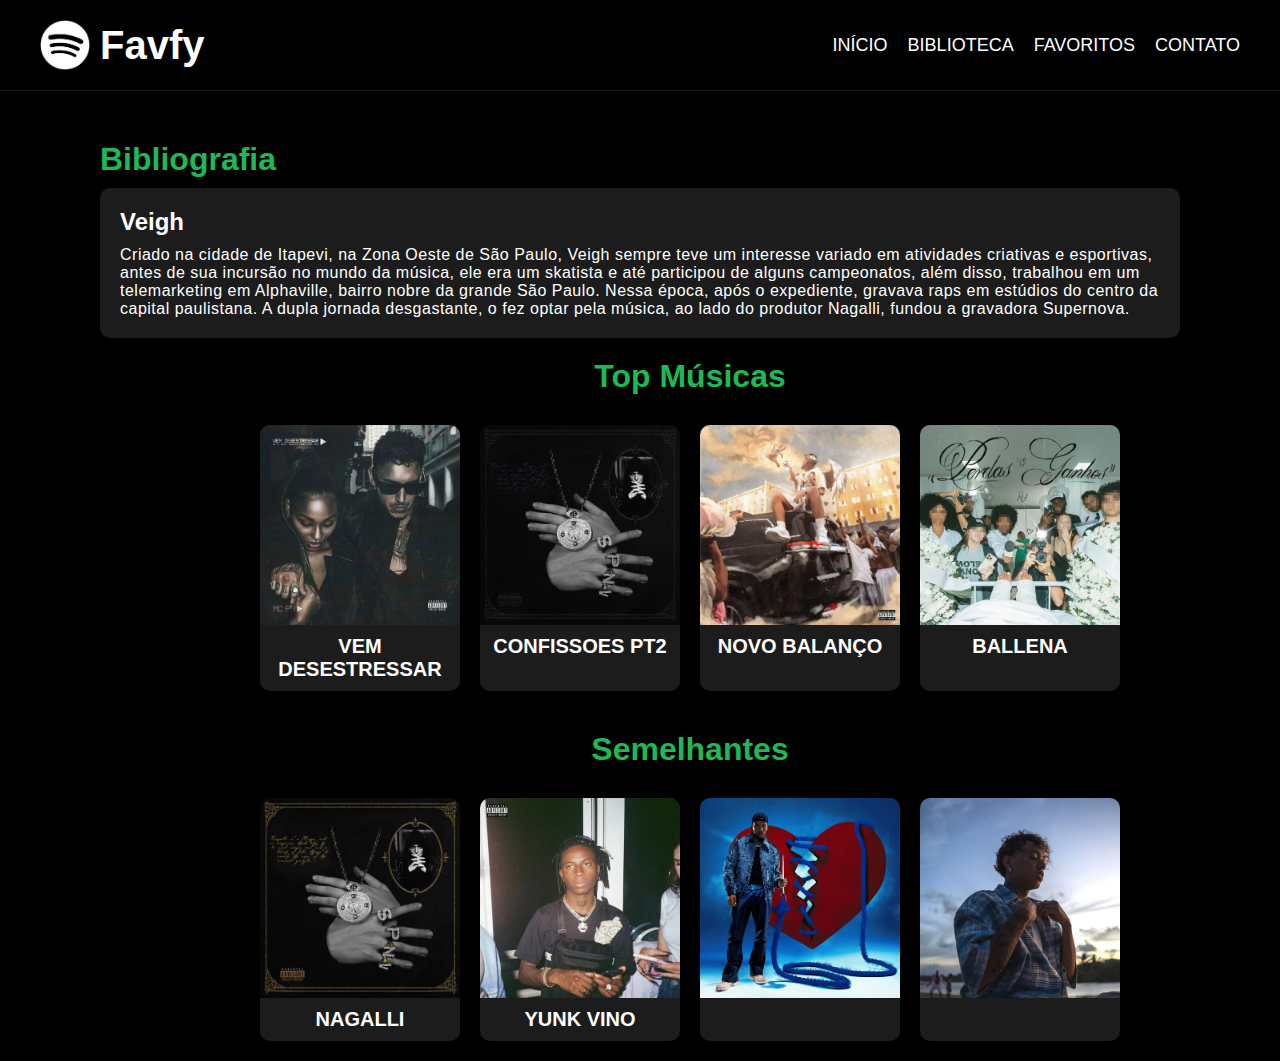
<file: Favfy - lucas ferreira/Projeto_Biblioteca_de_Músicas/cantores/veigh.html>
<!DOCTYPE html>
<html lang="pt-br">

<head>
    <meta charset="UTF-8">
    <meta name="viewport" content="width=device-width, initial-scale=1.0">
    <title>Veigh - Portfólio</title>
    <link rel="stylesheet" type="text/css" href="../style.css">
</head>

<body>
    <header>
        <div class="logo-container">
            <a href="../index.html" class="home-link">
                <img class="logo" src="../imagens/Spotify_Primary_Logo_RGB_White.png" alt="Logo">
                <h1 class="titulo">Favfy</h1>
            </a>
        </div>
        <nav class="menu">
            <a href="../index.html">Início</a>
            <a href="#">Biblioteca</a>
            <a href="#">Favoritos</a>
            <a href="#">Contato</a>
        </nav>
    </header>
    <main>
        <div class="portfolio-bibliografia">
            <h1>Bibliografia</h1>
            <div class="bibliografia">
                <h2>Veigh</h2>
                <p>Criado na cidade de Itapevi, na Zona Oeste de São Paulo, Veigh sempre teve um interesse variado em
                    atividades criativas e esportivas, antes de sua incursão no mundo da música, ele era um skatista e
                    até participou de alguns campeonatos, além disso, trabalhou em um telemarketing em Alphaville,
                    bairro nobre da grande São Paulo. Nessa época, após o expediente, gravava raps em estúdios do centro
                    da capital paulistana. A dupla jornada desgastante, o fez optar pela música, ao lado do produtor
                    Nagalli, fundou a gravadora Supernova.</p>
            </div>
        </div>
        <div class="portifolio-top-musicas">
            <h1>Top Músicas</h1>
            <div class="top-musicas">
                <div class="card">
                    <a href="https://open.spotify.com/intl-pt/track/5jrQZnYInM6YUjr2yFSa3E">
                        <img src="../imagens/Musicas/veigh/1.jpg" alt="Cjota">
                        <h2>Vem desestressar</h2>
                    </a>
                </div>
                <div class="card">
                    <a href="https://open.spotify.com/intl-pt/track/0Q1ySdDoHDiotYn4nbMXNm">
                        <img src="../imagens/Musicas/veigh/2.jpg" alt="Matue">
                        <h2>confissoes pt2</h2>
                    </a>
                </div>
                <div class="card">
                    <a href="https://open.spotify.com/intl-pt/track/4hKLzFvNwHF6dPosGT30ed">
                        <img src="../imagens/Musicas/veigh/3.jpg" alt="Veigh">
                        <h2>novo balanço</h2>
                    </a>
                </div>
                <div class="card">
                    <a href="https://open.spotify.com/intl-pt/track/1Vy9Wn5sbiduZKBqBlH3Mc">
                        <img src="../imagens/Musicas/veigh/4.jpg" alt="Kayblack">
                        <h2>Ballena</h2>
                    </a>
                </div>
            </div>
        </div>
        <div class="semelhantes">
            <h1>Semelhantes</h1>
        
            <div class="art-semelhante">
                <div class="card">
                    <a href="../cantores/nagalli.html">
                        <img src="../imagens/cantores/nagalli.jpg" alt="Cjota">
                        <h2>Nagalli</h2>
                    </a>
                </div>
                <div class="card">
                    <a href="../cantores/vino.html">
                        <img src="../imagens/cantores/vino.jpg" alt="Matue">
                        <h2>Yunk Vino</h2>
                    </a>
                </div>
                <div class="card">
                    <a href="../cantores/kayblack.html">
                        <img src="../imagens/cantores/kayblack.jpg" alt="Veigh">
                        <h2></h2>
                    </a>
                </div>
                <div class="card">
                    <a href="../cantores/teto.html">
                        <img src="../imagens/cantores/teto.jpg" alt="Kayblack">
                        <h2></h2>
                    </a>
                </div>
            </div>
        </div>
    </main>
</body>

</html>
</file>
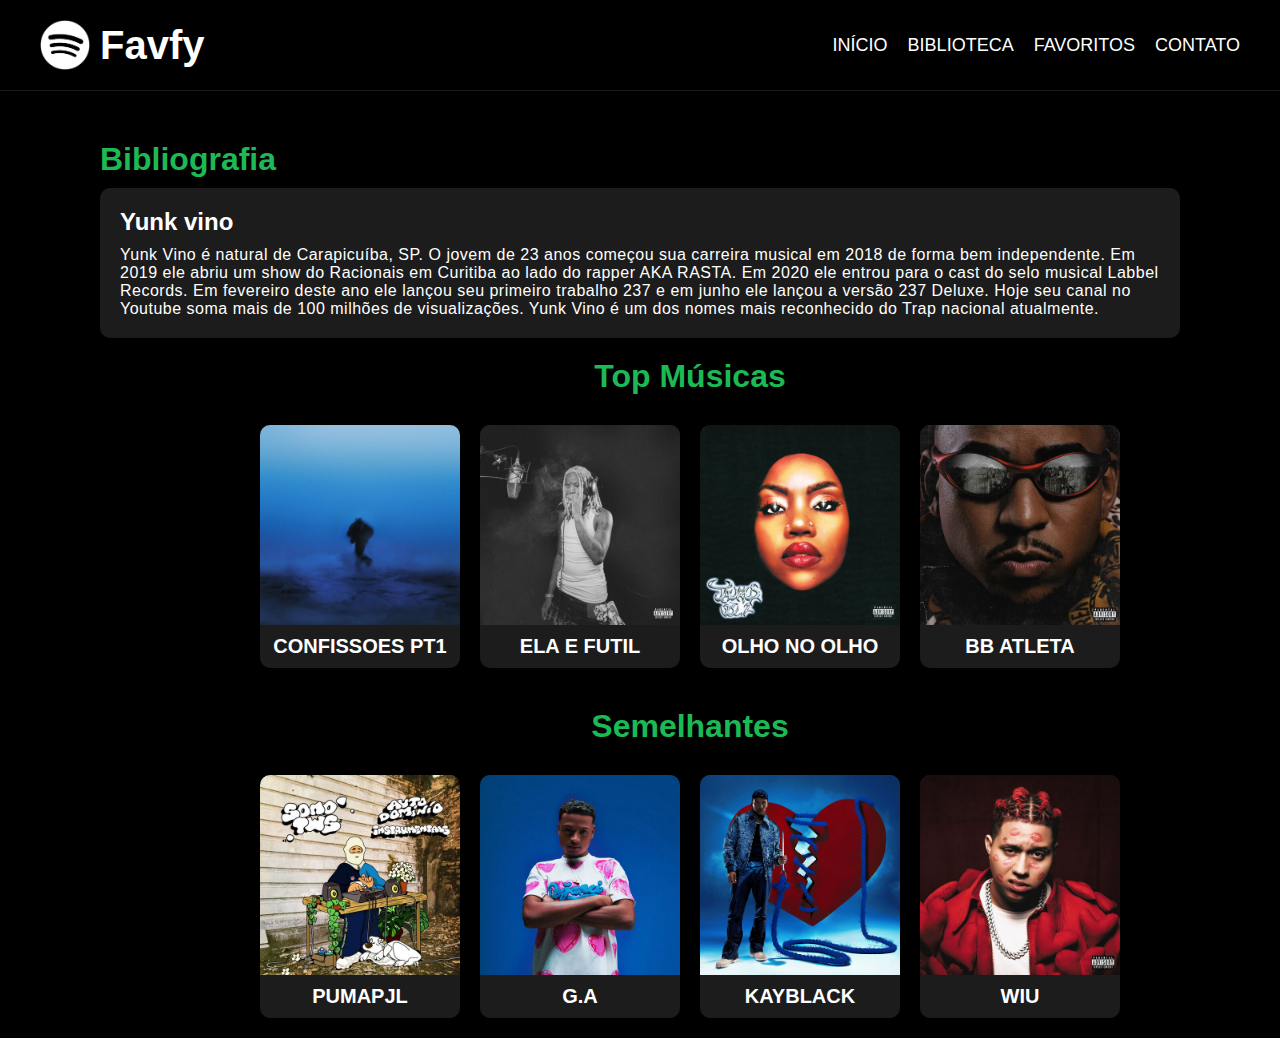
<file: Favfy - lucas ferreira/Projeto_Biblioteca_de_Músicas/cantores/vino.html>
<!DOCTYPE html>
<html lang="pt-br">

<head>
    <meta charset="UTF-8">
    <meta name="viewport" content="width=device-width, initial-scale=1.0">
    <title>Yunk vino - Portfólio</title>
    <link rel="stylesheet" type="text/css" href="../style.css">
</head>

<body>
    <header>
        <div class="logo-container">
            <a href="../index.html" class="home-link">
                <img class="logo" src="../imagens/Spotify_Primary_Logo_RGB_White.png" alt="Logo">
                <h1 class="titulo">Favfy</h1>
            </a>
        </div>
        <nav class="menu">
            <a href="../index.html">Início</a>
            <a href="#">Biblioteca</a>
            <a href="#">Favoritos</a>
            <a href="#">Contato</a>
        </nav>
    </header>
    <main>
        <div class="portfolio-bibliografia">
            <h1>Bibliografia</h1>
            <div class="bibliografia">
                <h2>Yunk vino</h2>
                <p>Yunk Vino é natural de Carapicuíba, SP. O jovem de 23 anos começou sua carreira musical em 2018 de
                    forma bem independente.
                    Em 2019 ele abriu um show do Racionais em Curitiba ao lado do rapper AKA RASTA.
                    
                    Em 2020 ele entrou para o cast do selo musical Labbel Records. Em fevereiro deste ano ele lançou seu
                    primeiro trabalho 237 e em junho ele lançou a versão 237 Deluxe. Hoje seu canal no Youtube soma mais
                    de 100 milhões de visualizações. Yunk Vino é um dos nomes mais reconhecido do Trap nacional
                    atualmente.</p>
            </div>
        </div>
        <div class="portifolio-top-musicas">
            <h1>Top Músicas</h1>
            <div class="top-musicas">
                <div class="card">
                    <a href="https://open.spotify.com/intl-pt/track/4OMSfAavn8k6HxZ0HwVtV1">
                        <img src="../imagens/Musicas/vino/1.jpg" alt="Cjota">
                        <h2>CONFISSOES PT1</h2>
                    </a>
                </div>
                <div class="card">
                    <a href="https://open.spotify.com/intl-pt/track/4abupqypHtYSD9DVE8lXNl">
                        <img src="../imagens/Musicas/vino/2.jpg" alt="Matue">
                        <h2>Ela e futil</h2>
                    </a>
                </div>
                <div class="card">
                    <a href="https://open.spotify.com/intl-pt/track/6FPAIMAjRgfitqyqMZ4dOg">
                        <img src="../imagens/Musicas/vino/3.jpg" alt="Veigh">
                        <h2>Olho no Olho</h2>
                    </a>
                </div>
                <div class="card">
                    <a href="https://open.spotify.com/intl-pt/track/10A5iL0LUxbWr02ID6kYtu">
                        <img src="../imagens/Musicas/vino/4.jpg" alt="Kayblack">
                        <h2>BB ATLETA</h2>
                    </a>
                </div>
            </div>
        </div>
        <div class="semelhantes">
            <h1>Semelhantes</h1>
        
            <div class="art-semelhante">
                <div class="card">
                    <a href="../cantores/puma.html">
                        <img src="../imagens/cantores/puma.jpg" alt="Cjota">
                        <h2>Pumapjl</h2>
                    </a>
                </div>
                <div class="card">
                    <a href="../cantores/ga.html">
                        <img src="../imagens/cantores/ga.jpg" alt="Matue">
                        <h2>G.A</h2>
                    </a>
                </div>
                <div class="card">
                    <a href="../cantores/kayblack.html">
                        <img src="../imagens/cantores/kayblack.jpg" alt="Veigh">
                        <h2>KayBlack</h2>
                    </a>
                </div>
                <div class="card">
                    <a href="../cantores/wiu.html">
                        <img src="../imagens/cantores/wiu.jpg" alt="Kayblack">
                        <h2>Wiu</h2>
                    </a>
                </div>
            </div>
        </div>
    </main>
</body>

</html>
</file>
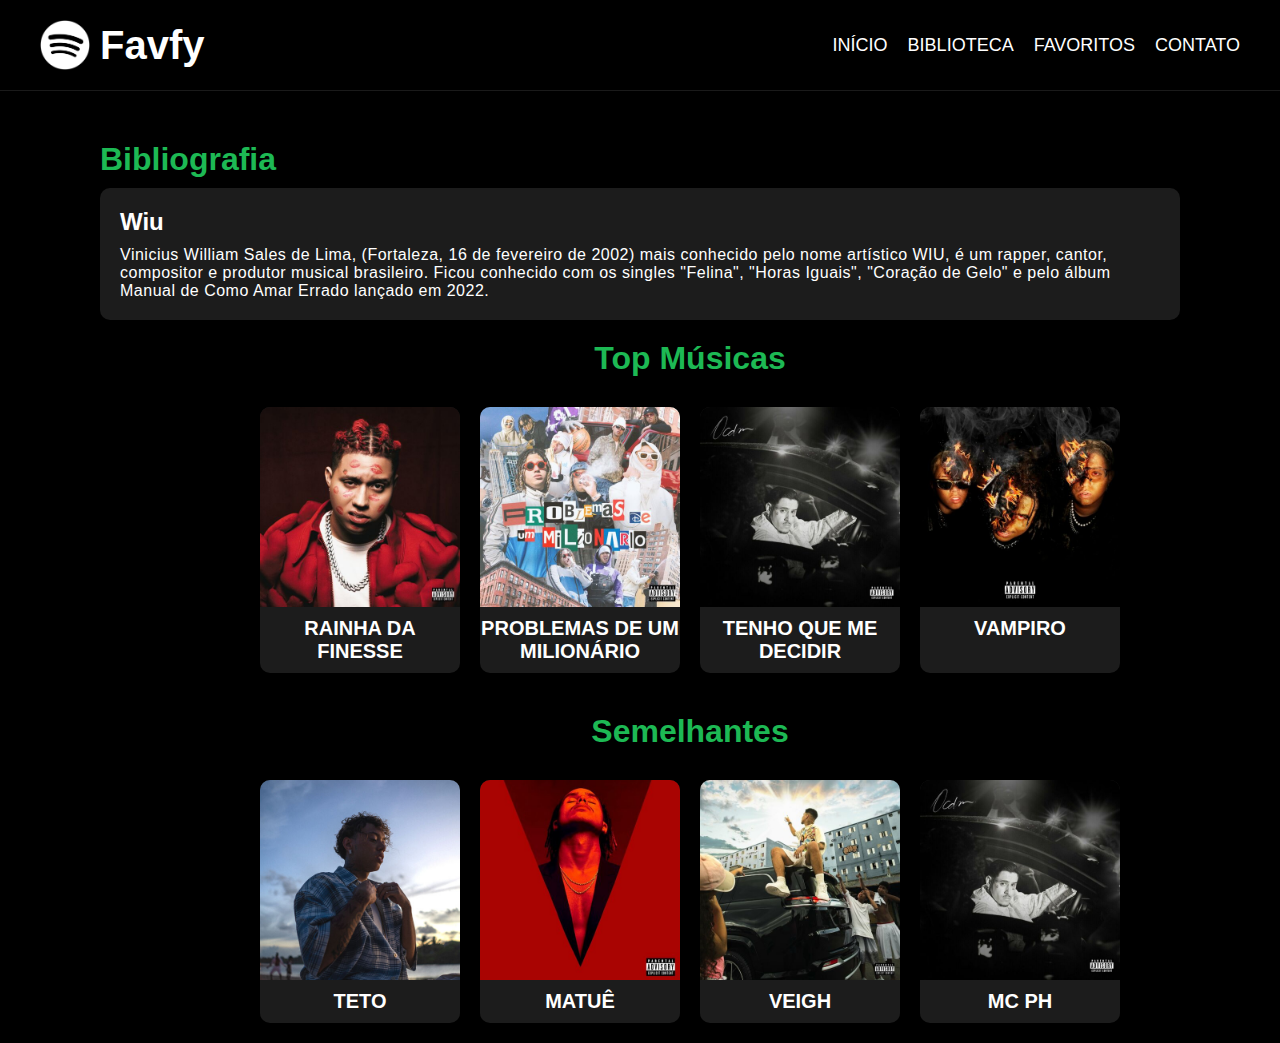
<file: Favfy - lucas ferreira/Projeto_Biblioteca_de_Músicas/cantores/wiu.html>
<!DOCTYPE html>
<html lang="pt-br">

<head>
    <meta charset="UTF-8">
    <meta name="viewport" content="width=device-width, initial-scale=1.0">
    <title>Wiu - Portfólio</title>
    <link rel="stylesheet" type="text/css" href="../style.css">
</head>

<body>
    <header>
        <div class="logo-container">
            <a href="../index.html" class="home-link">
                <img class="logo" src="../imagens/Spotify_Primary_Logo_RGB_White.png" alt="Logo">
                <h1 class="titulo">Favfy</h1>
            </a>
        </div>
        <nav class="menu">
            <a href="../index.html">Início</a>
            <a href="#">Biblioteca</a>
            <a href="#">Favoritos</a>
            <a href="#">Contato</a>
        </nav>
    </header>
    <main>
        <div class="portfolio-bibliografia">
            <h1>Bibliografia</h1>
            <div class="bibliografia">
                <h2>Wiu</h2>
                <p>Vinicius William Sales de Lima, (Fortaleza, 16 de fevereiro de 2002) mais conhecido pelo nome
                    artístico WIU, é um rapper, cantor, compositor e produtor musical brasileiro. Ficou
                    conhecido com os singles "Felina", "Horas Iguais", "Coração de Gelo" e pelo álbum Manual
                    de Como Amar Errado lançado em 2022.</p>
            </div>
        </div>
        <div class="portifolio-top-musicas">
            <h1>Top Músicas</h1>
            <div class="top-musicas">
                <div class="card">
                    <a href="https://open.spotify.com/intl-pt/track/0w7vodPWFEcuEYvWpbNbOu">
                        <img src="../imagens/Musicas/wiu/1.jpg" alt="Cjota">
                        <h2>rainha da finesse</h2>
                    </a>
                </div>
                <div class="card">
                    <a href="https://open.spotify.com/intl-pt/track/0VybBobSYSzliyEJ1VqwGR">
                        <img src="../imagens/Musicas/wiu/2.jpg" alt="Matue">
                        <h2>problemas de um milionário</h2>
                    </a>
                </div>
                <div class="card">
                    <a href="https://open.spotify.com/intl-pt/track/697gwO5YoSGVAnlfREIZll">
                        <img src="../imagens/Musicas/wiu/3.jpg" alt="Veigh">
                        <h2>tenho que me decidir</h2>
                    </a>
                </div>
                <div class="card">
                    <a href="https://open.spotify.com/intl-pt/track/6bTdZ7xfKp3NqqADJ8HLyj">
                        <img src="../imagens/Musicas/wiu/4.jpg" alt="Kayblack">
                        <h2>vampiro</h2>
                    </a>
                </div>
            </div>
        </div>
        <div class="semelhantes">
            <h1>Semelhantes</h1>

            <div class="art-semelhante">
                <div class="card">
                    <a href="../cantores/teto.html">
                        <img src="../imagens/cantores/teto.jpg" alt="Cjota">
                        <h2>Teto</h2>
                    </a>
                </div>
                <div class="card">
                    <a href="../cantores/matue.html">
                        <img src="../imagens/cantores/matue.jpg" alt="Matue">
                        <h2>Matuê</h2>
                    </a>
                </div>
                <div class="card">
                    <a href="../cantores/veigh.html">
                        <img src="../imagens/cantores/veigh.jpg" alt="Veigh">
                        <h2>Veigh</h2>
                    </a>
                </div>
                <div class="card">
                    <a href="../cantores/ph.html">
                        <img src="../imagens/cantores/ph.jpg" alt="Kayblack">
                        <h2>MC PH</h2>
                    </a>
                </div>
            </div>
        </div>
    </main>
</body>

</html>
</file>
<file: Favfy - lucas ferreira/Projeto_Biblioteca_de_Músicas/style.css>
*,
*:after,
*:before {
    margin: 0;
    padding: 0;
    box-sizing: border-box;
    text-decoration: none;
}

body {
    font-size: 100%;
    list-style-type: none;
    background-color: black;
    color: white;
    font-family: Arial, Helvetica, sans-serif;
}

header {
    display: flex;
    justify-content: space-between;
    align-items: center;
    padding: 20px 40px;
    border-bottom: 1px solid rgba(255, 255, 255, 0.1);
}

.logo-container {
    display: flex;
    align-items: center;
}

.home-link {
    display: flex;
    align-items: center;
    color: white;
    text-decoration: none;
    transition: color 0.3s ease;
}

.home-link:hover .titulo, 
.home-link:hover .logo {
    color: #1DB954;
}

.home-link:hover .logo {
    filter: invert(42%) sepia(92%) saturate(441%) hue-rotate(83deg) brightness(92%) contrast(92%);
}

.logo {
    width: 50px;
    margin-right: 10px;
    transition: filter 0.3s ease;
}

.titulo {
    font-size: 40px;
    font-weight: 700;
    color: white;
    transition: color 0.3s ease;
}

.menu {
    display: flex;
    gap: 20px;
}

.menu a {
    color: white;
    font-size: 18px;
    text-transform: uppercase;
    font-weight: 500;
    transition: color 0.3s ease;
}

.menu a:hover {
    color: #1DB954;
}

main {
    margin-top: 50px/* Ajuste o valor se necessário para evitar que o conteúdo se sobreponha ao cabeçalho */
}

.cantores {
    display: flex;
    gap: 20px;
    justify-content: center;
    flex-wrap: wrap;
    padding: 20px;
}

.card {
    background-color: #1c1c1c;
    border-radius: 10px;
    overflow: hidden;
    transition: transform 0.3s ease, box-shadow 0.3s ease;
    width: 200px;
    text-align: center;
}

.card img {
    width: 100%;
    height: auto;
    display: block;
}

.card h2 {
    margin: 10px 0;
    color: white;
    font-size: 20px;
    text-transform: uppercase;
}

.card:hover {
    transform: translateY(-10px);
    box-shadow: 0px 5px 15px rgba(0, 0, 0, 0.3);
}

.card a {
    color: white;
    text-decoration: none;
}

.card a:hover h2 {
    color: #1DB954;
}

/* aaaaaaaaaaaaa */

.portfolio-bibliografia {
    margin-left: 100px;
}

.portfolio-bibliografia h1 {
    color: #1DB954;
    margin-bottom: 10px;
}

.bibliografia {
    background-color: #1c1c1c;
    border-radius: 10px;
    margin-right: 100px;
    padding: 20px;
}

.bibliografia h2 {
    margin-bottom: 10px;
}

.bibliografia p {
    letter-spacing: 0.5px;
}

.portifolio-top-musicas {
    margin-left: 100px;
}

.portifolio-top-musicas h1 {
    color: #1DB954;
    margin-bottom: 10px;
    margin-top: 20px;
    text-align: center;
}

.top-musicas{
    display: flex;
    gap: 20px;
    justify-content: center;
    flex-wrap: wrap;
    padding: 20px;
}

.semelhantes{
    margin-left: 100px;
}

.semelhantes h1{
    color: #1DB954;
    margin-bottom: 10px;
    margin-top: 20px;
    text-align: center;
}

.art-semelhante{
    display: flex;
    gap: 20px;
    justify-content: center;
    flex-wrap: wrap;
    padding: 20px;
}
</file>
